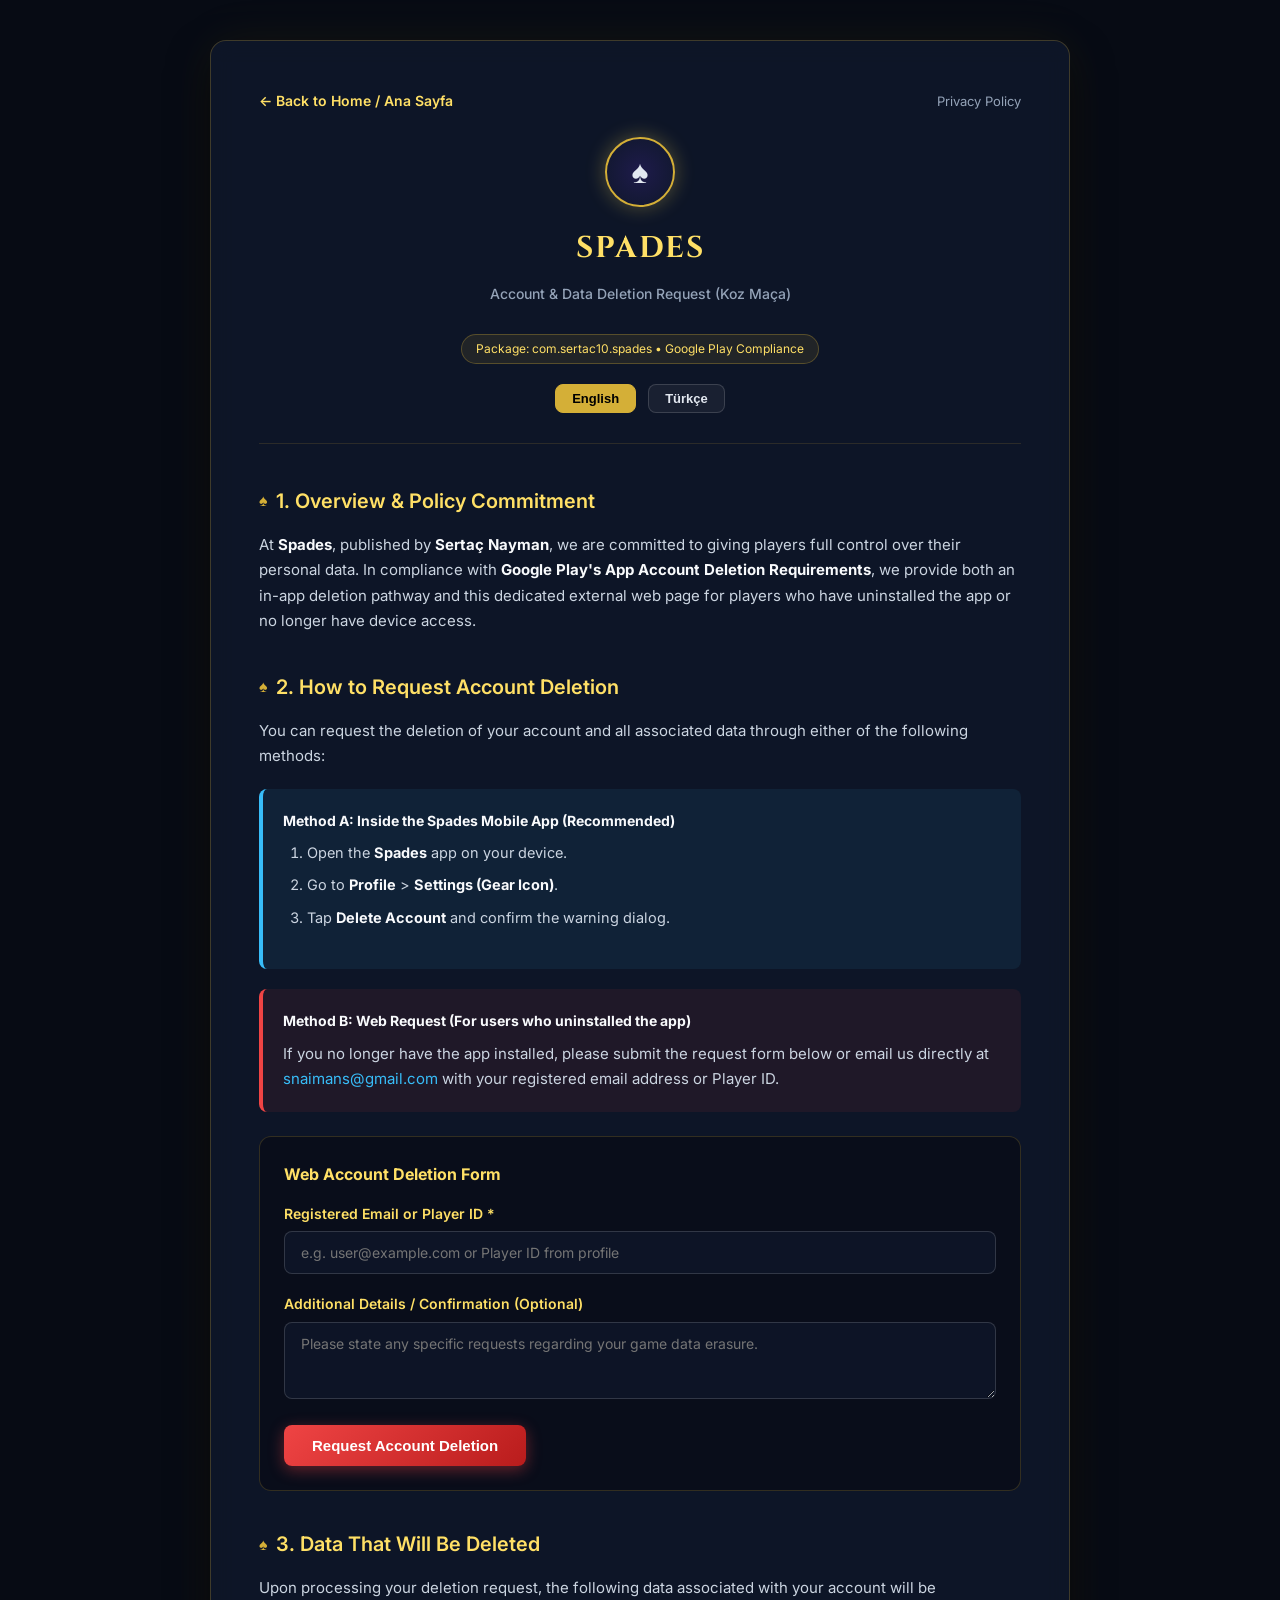
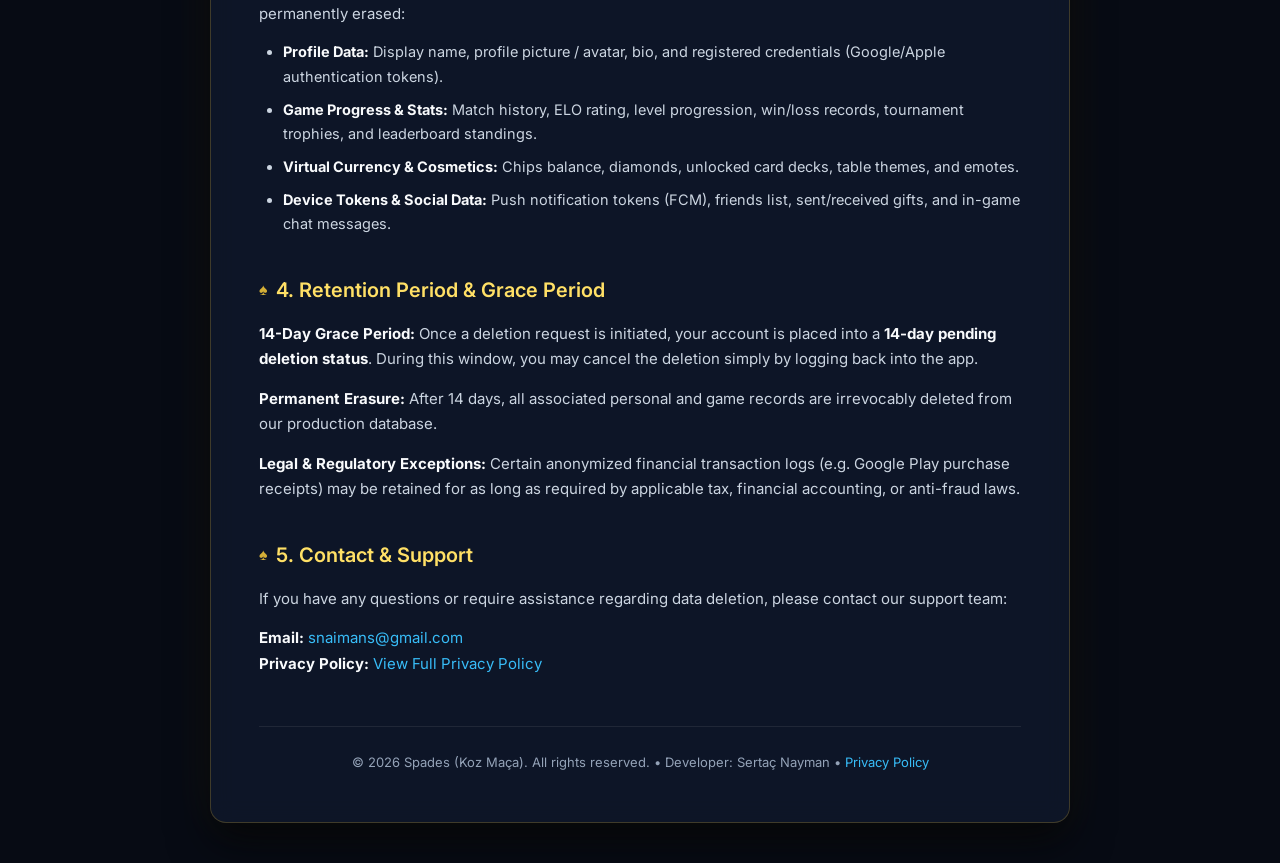
<file: delete-account.html>
<!DOCTYPE html>
<html lang="en">
<head>
  <meta charset="UTF-8">
  <meta name="viewport" content="width=device-width, initial-scale=1.0">
  <title>Account & Data Deletion - Spades (Koz Maça)</title>
  <link rel="preconnect" href="https://fonts.googleapis.com">
  <link rel="preconnect" href="https://fonts.gstatic.com" crossorigin>
  <link href="https://fonts.googleapis.com/css2?family=Cinzel:wght@700&family=Inter:wght@300;400;500;600;700&display=swap" rel="stylesheet">
  <style>
    :root {
      --bg-dark: #070B14;
      --card-bg: rgba(15, 23, 42, 0.9);
      --card-border: rgba(212, 175, 55, 0.25);
      --gold-primary: #FFE066;
      --gold-accent: #D4AF37;
      --text-main: #E2E8F0;
      --text-muted: #94A3B8;
      --link-color: #38BDF8;
      --danger-color: #EF4444;
      --success-color: #10B981;
    }

    * {
      box-sizing: border-box;
      margin: 0;
      padding: 0;
    }

    body {
      background-color: var(--bg-dark);
      color: var(--text-main);
      font-family: 'Inter', -apple-system, BlinkMacSystemFont, 'Segoe UI', Roboto, sans-serif;
      line-height: 1.7;
      padding: 40px 20px;
    }

    .container {
      max-width: 860px;
      margin: 0 auto;
      background: var(--card-bg);
      border: 1px solid var(--card-border);
      border-radius: 16px;
      padding: 48px;
      box-shadow: 0 20px 40px rgba(0, 0, 0, 0.6), 0 0 50px rgba(212, 175, 55, 0.08);
      backdrop-filter: blur(12px);
    }

    .header {
      text-align: center;
      margin-bottom: 40px;
      border-bottom: 1px solid rgba(212, 175, 55, 0.15);
      padding-bottom: 30px;
    }

    .logo-badge {
      display: inline-flex;
      align-items: center;
      justify-content: center;
      width: 70px;
      height: 70px;
      border-radius: 50%;
      background: radial-gradient(circle, #1E1B4B 0%, #0F172A 100%);
      border: 2px solid var(--gold-accent);
      font-size: 32px;
      margin-bottom: 16px;
      box-shadow: 0 0 20px rgba(255, 224, 102, 0.3);
    }

    .title {
      font-family: 'Cinzel', serif;
      font-size: 30px;
      color: var(--gold-primary);
      letter-spacing: 2px;
      margin-bottom: 8px;
    }

    .subtitle {
      color: var(--text-muted);
      font-size: 14px;
      font-weight: 500;
    }

    .meta-badge {
      display: inline-block;
      margin-top: 14px;
      padding: 4px 14px;
      background: rgba(212, 175, 55, 0.1);
      border: 1px solid rgba(212, 175, 55, 0.3);
      border-radius: 20px;
      font-size: 12px;
      color: var(--gold-primary);
    }

    .lang-switcher {
      display: flex;
      justify-content: center;
      gap: 12px;
      margin-top: 20px;
    }

    .lang-btn {
      background: rgba(255, 255, 255, 0.05);
      border: 1px solid rgba(255, 255, 255, 0.15);
      color: var(--text-main);
      padding: 6px 16px;
      border-radius: 8px;
      cursor: pointer;
      font-size: 13px;
      font-weight: 600;
      transition: all 0.2s ease;
    }

    .lang-btn.active, .lang-btn:hover {
      background: var(--gold-accent);
      color: #000;
      border-color: var(--gold-accent);
    }

    h2 {
      color: var(--gold-primary);
      font-size: 20px;
      font-weight: 600;
      margin-top: 36px;
      margin-bottom: 14px;
      display: flex;
      align-items: center;
      gap: 8px;
    }

    h2::before {
      content: '♠';
      color: var(--gold-accent);
      font-size: 16px;
    }

    p {
      margin-bottom: 14px;
      color: #CBD5E1;
      font-size: 15px;
    }

    ul, ol {
      margin-left: 24px;
      margin-bottom: 18px;
      color: #CBD5E1;
    }

    li {
      margin-bottom: 8px;
      font-size: 14.5px;
    }

    strong {
      color: #F8FAFC;
    }

    .delete-box {
      background: rgba(239, 68, 68, 0.08);
      border-left: 4px solid var(--danger-color);
      padding: 20px;
      border-radius: 8px;
      margin: 20px 0;
      font-size: 14px;
    }

    .info-box {
      background: rgba(56, 189, 248, 0.08);
      border-left: 4px solid var(--link-color);
      padding: 20px;
      border-radius: 8px;
      margin: 20px 0;
      font-size: 14px;
    }

    .form-container {
      background: rgba(0, 0, 0, 0.3);
      border: 1px solid rgba(212, 175, 55, 0.2);
      border-radius: 12px;
      padding: 24px;
      margin: 24px 0;
    }

    .form-group {
      margin-bottom: 18px;
    }

    .form-group label {
      display: block;
      font-size: 14px;
      font-weight: 600;
      color: var(--gold-primary);
      margin-bottom: 6px;
    }

    .form-group input, .form-group textarea {
      width: 100%;
      background: rgba(15, 23, 42, 0.8);
      border: 1px solid rgba(255, 255, 255, 0.15);
      border-radius: 8px;
      padding: 12px 16px;
      color: #FFF;
      font-size: 14px;
      font-family: inherit;
      outline: none;
      transition: border-color 0.2s;
    }

    .form-group input:focus, .form-group textarea:focus {
      border-color: var(--gold-accent);
    }

    .btn-submit {
      background: linear-gradient(135deg, #EF4444 0%, #B91C1C 100%);
      color: #FFF;
      border: none;
      padding: 12px 28px;
      border-radius: 8px;
      font-size: 15px;
      font-weight: 600;
      cursor: pointer;
      display: inline-flex;
      align-items: center;
      gap: 8px;
      box-shadow: 0 4px 15px rgba(239, 68, 68, 0.4);
      transition: transform 0.15s, opacity 0.15s;
    }

    .btn-submit:hover {
      opacity: 0.9;
      transform: translateY(-1px);
    }

    .status-msg {
      display: none;
      margin-top: 16px;
      padding: 14px;
      border-radius: 8px;
      font-size: 14px;
    }

    .status-msg.success {
      background: rgba(16, 185, 129, 0.12);
      border: 1px solid var(--success-color);
      color: #A7F3D0;
    }

    a {
      color: var(--link-color);
      text-decoration: none;
    }

    a:hover {
      text-decoration: underline;
    }

    .footer {
      text-align: center;
      margin-top: 50px;
      padding-top: 24px;
      border-top: 1px solid rgba(255, 255, 255, 0.08);
      font-size: 13px;
      color: var(--text-muted);
    }

    .lang-section {
      display: none;
    }

    .lang-section.active {
      display: block;
    }

    @media (max-width: 640px) {
      body {
        padding: 16px 10px;
      }
      .container {
        padding: 24px 18px;
      }
      .title {
        font-size: 22px;
      }
    }
  </style>
</head>
<body>

  <div class="container">
    <div style="margin-bottom: 24px; display: flex; justify-content: space-between; align-items: center;">
      <a href="/" style="color: #FFE066; text-decoration: none; font-weight: 600; display: inline-flex; align-items: center; gap: 6px; font-size: 14px;">← Back to Home / Ana Sayfa</a>
      <a href="privacy.html" style="color: #94A3B8; text-decoration: none; font-size: 13px;">Privacy Policy</a>
    </div>
    
    <div class="header">
      <div class="logo-badge">♠</div>
      <h1 class="title">SPADES</h1>
      <p class="subtitle">Account & Data Deletion Request (Koz Maça)</p>
      <div class="meta-badge">Package: com.sertac10.spades &bull; Google Play Compliance</div>

      <div class="lang-switcher">
        <button class="lang-btn active" id="btn-en" onclick="switchLang('en')">English</button>
        <button class="lang-btn" id="btn-tr" onclick="switchLang('tr')">Türkçe</button>
      </div>
    </div>

    <!-- ENGLISH VERSION -->
    <div id="lang-en" class="lang-section active">
      
      <h2>1. Overview & Policy Commitment</h2>
      <p>
        At <strong>Spades</strong>, published by <strong>Sertaç Nayman</strong>, we are committed to giving players full control over their personal data. In compliance with <strong>Google Play's App Account Deletion Requirements</strong>, we provide both an in-app deletion pathway and this dedicated external web page for players who have uninstalled the app or no longer have device access.
      </p>

      <h2>2. How to Request Account Deletion</h2>
      <p>You can request the deletion of your account and all associated data through either of the following methods:</p>

      <div class="info-box">
        <strong>Method A: Inside the Spades Mobile App (Recommended)</strong>
        <ol style="margin-top: 8px;">
          <li>Open the <strong>Spades</strong> app on your device.</li>
          <li>Go to <strong>Profile</strong> &gt; <strong>Settings (Gear Icon)</strong>.</li>
          <li>Tap <strong>Delete Account</strong> and confirm the warning dialog.</li>
        </ol>
      </div>

      <div class="delete-box">
        <strong>Method B: Web Request (For users who uninstalled the app)</strong>
        <p style="margin-top: 8px; margin-bottom: 0;">
          If you no longer have the app installed, please submit the request form below or email us directly at 
          <a href="mailto:snaimans@gmail.com?subject=Account%20Deletion%20Request%20-%20Spades">snaimans@gmail.com</a> 
          with your registered email address or Player ID.
        </p>
      </div>

      <div class="form-container">
        <h3 style="color: var(--gold-primary); font-size: 16px; margin-bottom: 14px;">Web Account Deletion Form</h3>
        <form id="deletion-form-en" onsubmit="handleFormSubmit(event, 'en')">
          <div class="form-group">
            <label for="email-en">Registered Email or Player ID *</label>
            <input type="text" id="email-en" placeholder="e.g. user@example.com or Player ID from profile" required>
          </div>
          <div class="form-group">
            <label for="notes-en">Additional Details / Confirmation (Optional)</label>
            <textarea id="notes-en" rows="3" placeholder="Please state any specific requests regarding your game data erasure."></textarea>
          </div>
          <button type="submit" class="btn-submit">
            <span>Request Account Deletion</span>
          </button>
        </form>
        <div id="status-en" class="status-msg"></div>
      </div>

      <h2>3. Data That Will Be Deleted</h2>
      <p>Upon processing your deletion request, the following data associated with your account will be permanently erased:</p>
      <ul>
        <li><strong>Profile Data:</strong> Display name, profile picture / avatar, bio, and registered credentials (Google/Apple authentication tokens).</li>
        <li><strong>Game Progress & Stats:</strong> Match history, ELO rating, level progression, win/loss records, tournament trophies, and leaderboard standings.</li>
        <li><strong>Virtual Currency & Cosmetics:</strong> Chips balance, diamonds, unlocked card decks, table themes, and emotes.</li>
        <li><strong>Device Tokens & Social Data:</strong> Push notification tokens (FCM), friends list, sent/received gifts, and in-game chat messages.</li>
      </ul>

      <h2>4. Retention Period & Grace Period</h2>
      <p>
        <strong>14-Day Grace Period:</strong> Once a deletion request is initiated, your account is placed into a <strong>14-day pending deletion status</strong>. During this window, you may cancel the deletion simply by logging back into the app.
      </p>
      <p>
        <strong>Permanent Erasure:</strong> After 14 days, all associated personal and game records are irrevocably deleted from our production database.
      </p>
      <p>
        <strong>Legal & Regulatory Exceptions:</strong> Certain anonymized financial transaction logs (e.g. Google Play purchase receipts) may be retained for as long as required by applicable tax, financial accounting, or anti-fraud laws.
      </p>

      <h2>5. Contact & Support</h2>
      <p>
        If you have any questions or require assistance regarding data deletion, please contact our support team:
      </p>
      <p>
        <strong>Email:</strong> <a href="mailto:snaimans@gmail.com">snaimans@gmail.com</a><br>
        <strong>Privacy Policy:</strong> <a href="privacy.html">View Full Privacy Policy</a>
      </p>

    </div>

    <!-- TURKISH VERSION -->
    <div id="lang-tr" class="lang-section">
      
      <h2>1. Genel Bakış ve Politika Taahhüdü</h2>
      <p>
        <strong>Sertaç Nayman</strong> tarafından yayınlanan <strong>Spades (Koz Maça)</strong> oyununda oyuncularımızın verilerini ve gizlilik haklarını korumak en yüksek önceliğimizdir. <strong>Google Play Hesap Silme Politikası</strong> gereğince, hem uygulama içi kolay bir silme mekanizması hem de uygulamayı cihazından kaldırmış oyuncularımız için bu harici web sayfası sunulmaktadır.
      </p>

      <h2>2. Hesabınızı Nasıl Silebilirsiniz?</h2>
      <p>Hesabınızın ve tüm verilerinizin silinmesini aşağıdaki iki yöntemden biriyle talep edebilirsiniz:</p>

      <div class="info-box">
        <strong>Yöntem A: Spades Mobil Uygulaması İçinden (Önerilen)</strong>
        <ol style="margin-top: 8px;">
          <li>Cihazınızdaki <strong>Spades</strong> uygulamasını açın.</li>
          <li><strong>Profil</strong> &gt; <strong>Ayarlar (Dişli Çark)</strong> menüsüne gidin.</li>
          <li><strong>Hesabımı Sil</strong> butonuna dokunun ve onay penceresini kabul edin.</li>
        </ol>
      </div>

      <div class="delete-box">
        <strong>Yöntem B: Web Üzerinden Talep (Uygulamayı Kaldıranlar İçin)</strong>
        <p style="margin-top: 8px; margin-bottom: 0;">
          Uygulama artık telefonunuzda yüklü değilse, aşağıdaki formu doldurabilir veya doğrudan 
          <a href="mailto:snaimans@gmail.com?subject=Hesap%20Silme%20Talebi%20-%20Spades">snaimans@gmail.com</a> 
          adresine kayıtlı e-postanız veya Oyuncu ID bilginizle e-posta gönderebilirsiniz.
        </p>
      </div>

      <div class="form-container">
        <h3 style="color: var(--gold-primary); font-size: 16px; margin-bottom: 14px;">Web Hesap Silme Talep Formu</h3>
        <form id="deletion-form-tr" onsubmit="handleFormSubmit(event, 'tr')">
          <div class="form-group">
            <label for="email-tr">Kayıtlı E-posta veya Oyuncu Kimliği (ID) *</label>
            <input type="text" id="email-tr" placeholder="örn. kullanici@example.com veya profil ID'niz" required>
          </div>
          <div class="form-group">
            <label for="notes-tr">Ek Açıklama / Talep Notu (İsteğe Bağlı)</label>
            <textarea id="notes-tr" rows="3" placeholder="Veri silme talebinizle ilgili belirtmek istediğiniz ek bir husus varsa yazabilirsiniz."></textarea>
          </div>
          <button type="submit" class="btn-submit">
            <span>Hesap Silme Talebini İlet</span>
          </button>
        </form>
        <div id="status-tr" class="status-msg"></div>
      </div>

      <h2>3. Hangi Veriler Silinir?</h2>
      <p>Silme işleminiz tamamlandığında hesabınıza ait aşağıdaki tüm veriler kalıcı olarak yok edilir:</p>
      <ul>
        <li><strong>Profil Bilgileri:</strong> Görünen kullanıcı adı, avatar / profil fotoğrafı, biyografi ve Google/Apple kimlik ilişkilendirmeleri.</li>
        <li><strong>Oyun İlerlemesi ve İstatistikler:</strong> Maç geçmişi, ELO puanı, seviye, kazanma/kaybetme sayıları, turnuva dereceleri ve liderlik tablosu kayıtları.</li>
        <li><strong>Sanal Varlıklar:</strong> Çip bakiyesi, elmaslar, kilit açılmış deste ve masa temaları, ifadeler.</li>
        <li><strong>Cihaz ve Sosyal Veriler:</strong> FCM anlık bildirim belirteçleri, arkadaş listeleri ve oyun içi mesajlaşmalar.</li>
      </ul>

      <h2>4. Bekleme Süresi ve Kalıcı Silme (14 Gün)</h2>
      <p>
        <strong>14 Günlük Grace Period:</strong> Silme talebi oluşturulduğunda hesabınız <strong>14 gün süreyle silinme öncesi bekleme durumuna</strong> alınır. Yanlışlıkla yapılan talepleri önlemek amacıyla bu 14 gün içinde uygulamaya tekrar giriş yaparsanız silme işlemi iptal edilir.
      </p>
      <p>
        <strong>Kalıcı Silme:</strong> 14 günlük sürenin sonunda veritabanındaki tüm ilişkili kayıtlar geri döndürülemez şekilde kalıcı olarak silinir.
      </p>
      <p>
        <strong>Yasal İstisnalar:</strong> Vergi, finansal denetim veya dolandırıcılıkla mücadele mevzuatları kapsamında saklanması kanunen zorunlu tutulan satın alma işlem kayıtları (Google Play dekontları) yasal süre boyunca arşivlenebilir.
      </p>

      <h2>5. İletişim & Destek</h2>
      <p>
        Veri silme sürecinizle ilgili her türlü soru ve talebiniz için destek ekibimize ulaşabilirsiniz:
      </p>
      <p>
        <strong>E-posta:</strong> <a href="mailto:snaimans@gmail.com">snaimans@gmail.com</a><br>
        <strong>Gizlilik Politikası:</strong> <a href="privacy.html">Gizlilik Politikasını Görüntüle</a>
      </p>

    </div>

    <div class="footer">
      &copy; 2026 Spades (Koz Maça). All rights reserved. &bull; Developer: Sertaç Nayman &bull; 
      <a href="privacy.html">Privacy Policy</a>
    </div>

  </div>

  <script>
    function switchLang(lang) {
      document.querySelectorAll('.lang-section').forEach(el => el.classList.remove('active'));
      document.querySelectorAll('.lang-btn').forEach(el => el.classList.remove('active'));
      
      const targetSection = document.getElementById('lang-' + lang);
      const targetBtn = document.getElementById('btn-' + lang);
      if (targetSection) targetSection.classList.add('active');
      if (targetBtn) targetBtn.classList.add('active');
    }

    function handleFormSubmit(e, lang) {
      e.preventDefault();
      const identifier = document.getElementById('email-' + lang).value.trim();
      const notes = document.getElementById('notes-' + lang).value.trim();
      const statusBox = document.getElementById('status-' + lang);

      const subject = encodeURIComponent(lang === 'tr' 
        ? 'Hesap Silme Talebi - Spades (' + identifier + ')' 
        : 'Account Deletion Request - Spades (' + identifier + ')');
      
      const body = encodeURIComponent(lang === 'tr'
        ? `Merhaba Spades Destek Ekibi,\n\nAşağıdaki hesap için tüm verilerin ve hesabın silinmesini talep ediyorum:\nHesap Bilgisi: ${identifier}\nNotlar: ${notes || 'Yok'}\n\nTeşekkürler.`
        : `Hello Spades Support Team,\n\nI hereby request the permanent deletion of my account and all associated data:\nAccount Identifier: ${identifier}\nAdditional Notes: ${notes || 'None'}\n\nThank you.`);

      const mailtoUrl = `mailto:snaimans@gmail.com?subject=${subject}&body=${body}`;
      
      statusBox.className = 'status-msg success';
      statusBox.style.display = 'block';

      if (lang === 'tr') {
        statusBox.innerHTML = `<strong>Talebiniz Hazırlandı!</strong><br>
        E-posta istemciniz açılmadıysa lütfen talebinizi şu adrese iletin: <a href="${mailtoUrl}"><strong>snaimans@gmail.com</strong></a><br>
        Talebiniz alındıktan sonra 14 günlük bekleme sürecinin ardından hesabınız ve ilişkili tüm verileriniz kalıcı olarak silinecektir.`;
      } else {
        statusBox.innerHTML = `<strong>Request Prepared!</strong><br>
        If your email client did not automatically open, please send your request directly to: <a href="${mailtoUrl}"><strong>snaimans@gmail.com</strong></a><br>
        Upon receipt, your account will enter the 14-day grace period and then be permanently purged.`;
      }

      window.location.href = mailtoUrl;
    }
  </script>
</body>
</html>
</file>
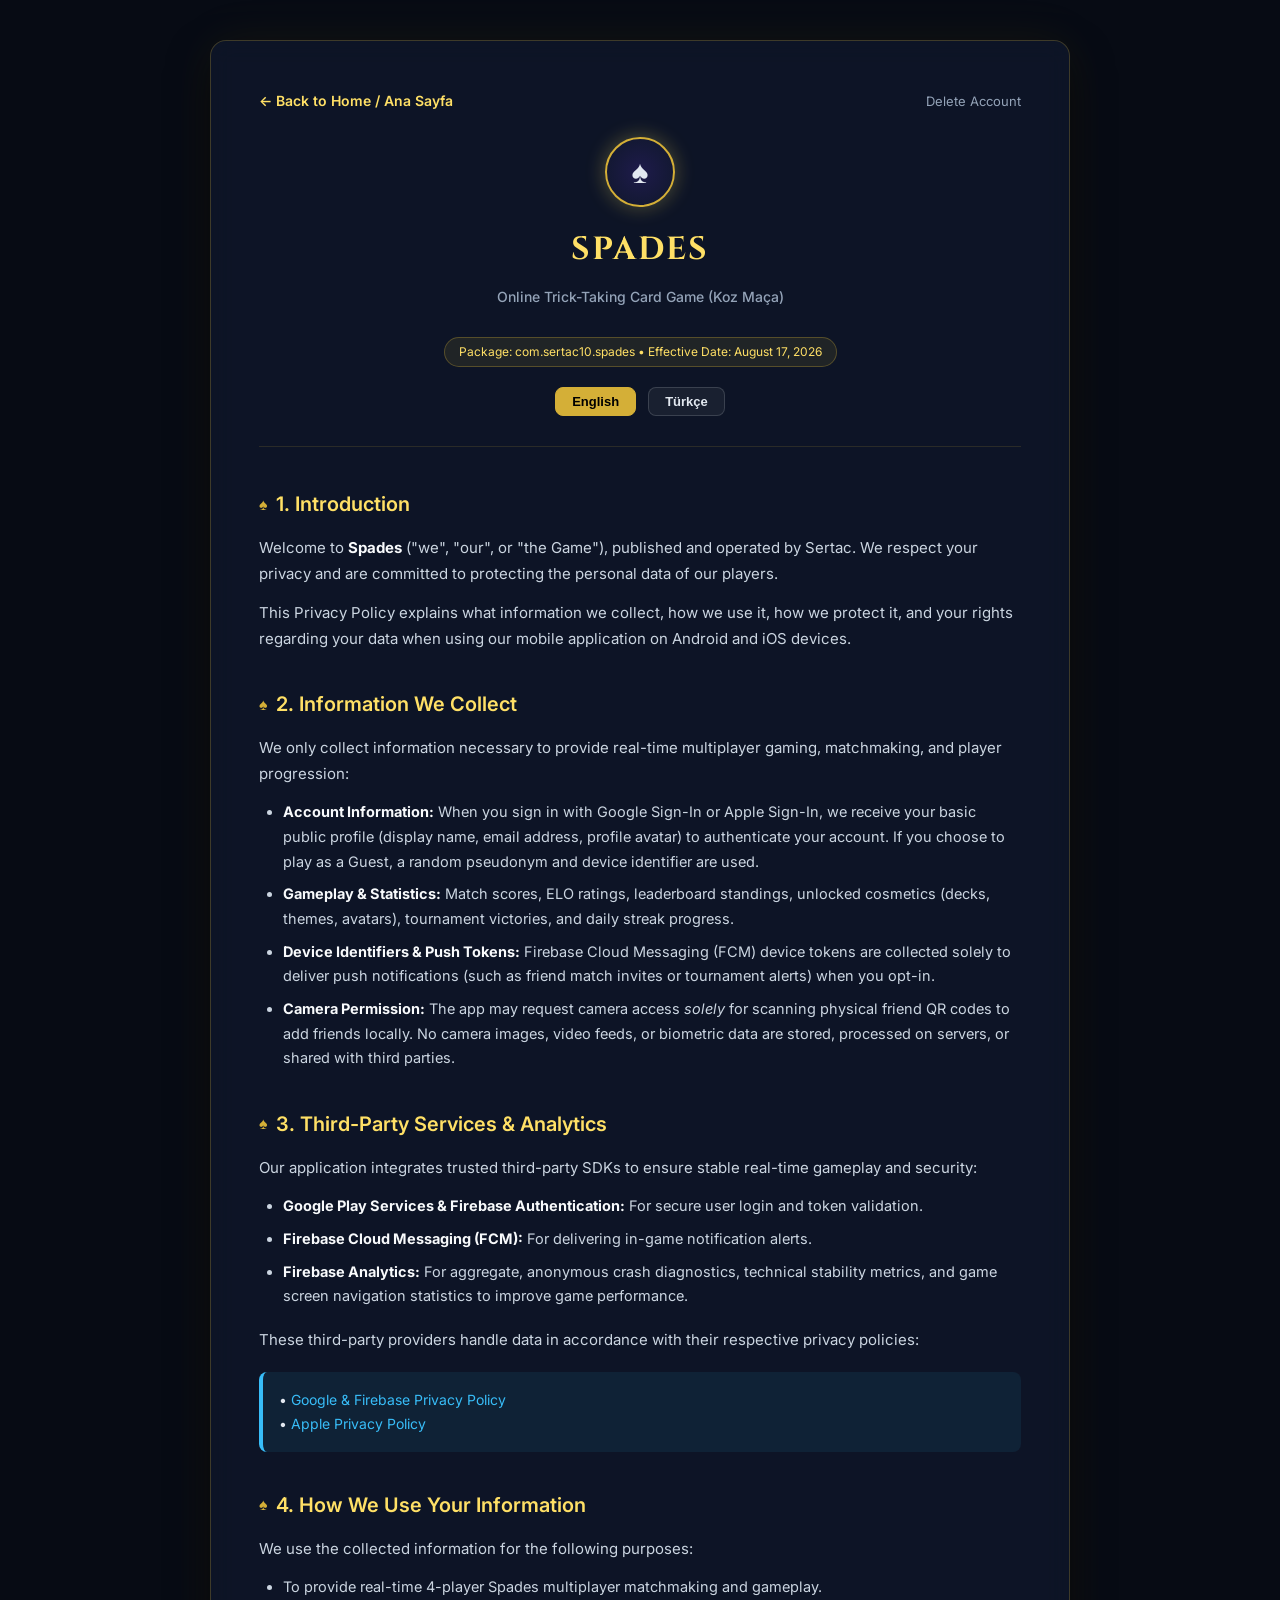
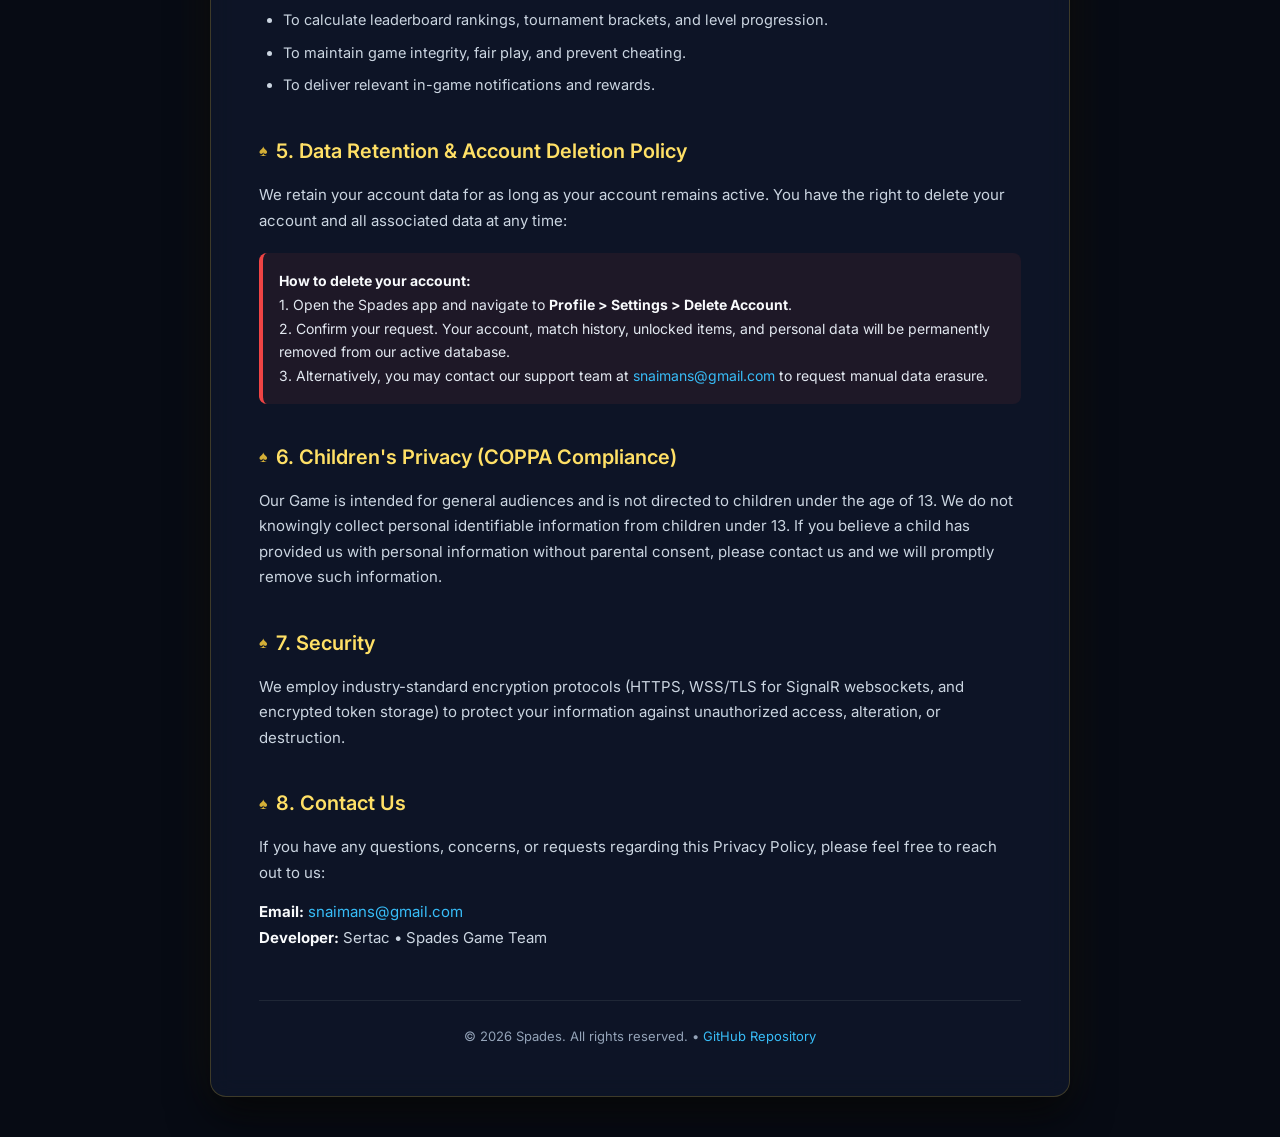
<file: privacy-policy.html>
<!DOCTYPE html>
<html lang="en">
<head>
  <meta charset="UTF-8">
  <meta name="viewport" content="width=device-width, initial-scale=1.0">
  <title>Privacy Policy - Spades Online</title>
  <link rel="preconnect" href="https://fonts.googleapis.com">
  <link rel="preconnect" href="https://fonts.gstatic.com" crossorigin>
  <link href="https://fonts.googleapis.com/css2?family=Cinzel:wght@700&family=Inter:wght@300;400;500;600;700&display=swap" rel="stylesheet">
  <style>
    :root {
      --bg-dark: #070B14;
      --card-bg: rgba(15, 23, 42, 0.85);
      --card-border: rgba(212, 175, 55, 0.25);
      --gold-primary: #FFE066;
      --gold-accent: #D4AF37;
      --text-main: #E2E8F0;
      --text-muted: #94A3B8;
      --link-color: #38BDF8;
    }

    * {
      box-sizing: border-box;
      margin: 0;
      padding: 0;
    }

    body {
      background-color: var(--bg-dark);
      color: var(--text-main);
      font-family: 'Inter', -apple-system, BlinkMacSystemFont, 'Segoe UI', Roboto, sans-serif;
      line-height: 1.7;
      padding: 40px 20px;
    }

    .container {
      max-width: 860px;
      margin: 0 auto;
      background: var(--card-bg);
      border: 1px solid var(--card-border);
      border-radius: 16px;
      padding: 48px;
      box-shadow: 0 20px 40px rgba(0, 0, 0, 0.6), 0 0 50px rgba(212, 175, 55, 0.08);
      backdrop-filter: blur(12px);
    }

    .header {
      text-align: center;
      margin-bottom: 40px;
      border-bottom: 1px solid rgba(212, 175, 55, 0.15);
      padding-bottom: 30px;
    }

    .logo-badge {
      display: inline-flex;
      align-items: center;
      justify-content: center;
      width: 70px;
      height: 70px;
      border-radius: 50%;
      background: radial-gradient(circle, #1E1B4B 0%, #0F172A 100%);
      border: 2px solid var(--gold-accent);
      font-size: 32px;
      margin-bottom: 16px;
      box-shadow: 0 0 20px rgba(255, 224, 102, 0.3);
    }

    .title {
      font-family: 'Cinzel', serif;
      font-size: 32px;
      color: var(--gold-primary);
      letter-spacing: 2px;
      margin-bottom: 8px;
    }

    .subtitle {
      color: var(--text-muted);
      font-size: 14px;
      font-weight: 500;
    }

    .meta-badge {
      display: inline-block;
      margin-top: 14px;
      padding: 4px 14px;
      background: rgba(212, 175, 55, 0.1);
      border: 1px solid rgba(212, 175, 55, 0.3);
      border-radius: 20px;
      font-size: 12px;
      color: var(--gold-primary);
    }

    .lang-switcher {
      display: flex;
      justify-content: center;
      gap: 12px;
      margin-top: 20px;
    }

    .lang-btn {
      background: rgba(255, 255, 255, 0.05);
      border: 1px solid rgba(255, 255, 255, 0.15);
      color: var(--text-main);
      padding: 6px 16px;
      border-radius: 8px;
      cursor: pointer;
      font-size: 13px;
      font-weight: 600;
      transition: all 0.2s ease;
    }

    .lang-btn.active, .lang-btn:hover {
      background: var(--gold-accent);
      color: #000;
      border-color: var(--gold-accent);
    }

    h2 {
      color: var(--gold-primary);
      font-size: 20px;
      font-weight: 600;
      margin-top: 36px;
      margin-bottom: 14px;
      display: flex;
      align-items: center;
      gap: 8px;
    }

    h2::before {
      content: '♠';
      color: var(--gold-accent);
      font-size: 16px;
    }

    p {
      margin-bottom: 14px;
      color: #CBD5E1;
      font-size: 15px;
    }

    ul {
      margin-left: 24px;
      margin-bottom: 18px;
      color: #CBD5E1;
    }

    li {
      margin-bottom: 8px;
      font-size: 14.5px;
    }

    strong {
      color: #F8FAFC;
    }

    .info-box {
      background: rgba(56, 189, 248, 0.08);
      border-left: 4px solid #38BDF8;
      padding: 16px;
      border-radius: 8px;
      margin: 20px 0;
      font-size: 14px;
    }

    .delete-box {
      background: rgba(239, 68, 68, 0.08);
      border-left: 4px solid #EF4444;
      padding: 16px;
      border-radius: 8px;
      margin: 20px 0;
      font-size: 14px;
    }

    a {
      color: var(--link-color);
      text-decoration: none;
    }

    a:hover {
      text-decoration: underline;
    }

    .footer {
      text-align: center;
      margin-top: 50px;
      padding-top: 24px;
      border-top: 1px solid rgba(255, 255, 255, 0.08);
      font-size: 13px;
      color: var(--text-muted);
    }

    .lang-section {
      display: none;
    }

    .lang-section.active {
      display: block;
    }

    @media (max-width: 640px) {
      body {
        padding: 16px 10px;
      }
      .container {
        padding: 24px 18px;
      }
      .title {
        font-size: 24px;
      }
    }
  </style>
</head>
<body>

  <div class="container">
    <div style="margin-bottom: 24px; display: flex; justify-content: space-between; align-items: center;">
      <a href="/" style="color: #FFE066; text-decoration: none; font-weight: 600; display: inline-flex; align-items: center; gap: 6px; font-size: 14px;">← Back to Home / Ana Sayfa</a>
      <a href="delete-account.html" style="color: #94A3B8; text-decoration: none; font-size: 13px;">Delete Account</a>
    </div>
    
    <div class="header">
      <div class="logo-badge">♠</div>
      <h1 class="title">SPADES</h1>
      <p class="subtitle">Online Trick-Taking Card Game (Koz Maça)</p>
      <div class="meta-badge">Package: com.sertac10.spades &bull; Effective Date: August 17, 2026</div>

      <div class="lang-switcher">
        <button class="lang-btn active" onclick="switchLang('en')">English</button>
        <button class="lang-btn" onclick="switchLang('tr')">Türkçe</button>
      </div>
    </div>

    <!-- ENGLISH VERSION -->
    <div id="lang-en" class="lang-section active">
      
      <h2>1. Introduction</h2>
      <p>
        Welcome to <strong>Spades</strong> ("we", "our", or "the Game"), published and operated by Sertac. We respect your privacy and are committed to protecting the personal data of our players.
      </p>
      <p>
        This Privacy Policy explains what information we collect, how we use it, how we protect it, and your rights regarding your data when using our mobile application on Android and iOS devices.
      </p>

      <h2>2. Information We Collect</h2>
      <p>We only collect information necessary to provide real-time multiplayer gaming, matchmaking, and player progression:</p>
      <ul>
        <li><strong>Account Information:</strong> When you sign in with Google Sign-In or Apple Sign-In, we receive your basic public profile (display name, email address, profile avatar) to authenticate your account. If you choose to play as a Guest, a random pseudonym and device identifier are used.</li>
        <li><strong>Gameplay & Statistics:</strong> Match scores, ELO ratings, leaderboard standings, unlocked cosmetics (decks, themes, avatars), tournament victories, and daily streak progress.</li>
        <li><strong>Device Identifiers & Push Tokens:</strong> Firebase Cloud Messaging (FCM) device tokens are collected solely to deliver push notifications (such as friend match invites or tournament alerts) when you opt-in.</li>
        <li><strong>Camera Permission:</strong> The app may request camera access <em>solely</em> for scanning physical friend QR codes to add friends locally. No camera images, video feeds, or biometric data are stored, processed on servers, or shared with third parties.</li>
      </ul>

      <h2>3. Third-Party Services & Analytics</h2>
      <p>Our application integrates trusted third-party SDKs to ensure stable real-time gameplay and security:</p>
      <ul>
        <li><strong>Google Play Services & Firebase Authentication:</strong> For secure user login and token validation.</li>
        <li><strong>Firebase Cloud Messaging (FCM):</strong> For delivering in-game notification alerts.</li>
        <li><strong>Firebase Analytics:</strong> For aggregate, anonymous crash diagnostics, technical stability metrics, and game screen navigation statistics to improve game performance.</li>
      </ul>
      <p>These third-party providers handle data in accordance with their respective privacy policies:</p>
      <div class="info-box">
        &bull; <a href="https://policies.google.com/privacy" target="_blank" rel="noopener noreferrer">Google & Firebase Privacy Policy</a><br>
        &bull; <a href="https://www.apple.com/legal/privacy/" target="_blank" rel="noopener noreferrer">Apple Privacy Policy</a>
      </div>

      <h2>4. How We Use Your Information</h2>
      <p>We use the collected information for the following purposes:</p>
      <ul>
        <li>To provide real-time 4-player Spades multiplayer matchmaking and gameplay.</li>
        <li>To calculate leaderboard rankings, tournament brackets, and level progression.</li>
        <li>To maintain game integrity, fair play, and prevent cheating.</li>
        <li>To deliver relevant in-game notifications and rewards.</li>
      </ul>

      <h2>5. Data Retention & Account Deletion Policy</h2>
      <p>
        We retain your account data for as long as your account remains active. You have the right to delete your account and all associated data at any time:
      </p>
      <div class="delete-box">
        <strong>How to delete your account:</strong><br>
        1. Open the Spades app and navigate to <strong>Profile &gt; Settings &gt; Delete Account</strong>.<br>
        2. Confirm your request. Your account, match history, unlocked items, and personal data will be permanently removed from our active database.<br>
        3. Alternatively, you may contact our support team at <a href="mailto:snaimans@gmail.com">snaimans@gmail.com</a> to request manual data erasure.
      </div>

      <h2>6. Children's Privacy (COPPA Compliance)</h2>
      <p>
        Our Game is intended for general audiences and is not directed to children under the age of 13. We do not knowingly collect personal identifiable information from children under 13. If you believe a child has provided us with personal information without parental consent, please contact us and we will promptly remove such information.
      </p>

      <h2>7. Security</h2>
      <p>
        We employ industry-standard encryption protocols (HTTPS, WSS/TLS for SignalR websockets, and encrypted token storage) to protect your information against unauthorized access, alteration, or destruction.
      </p>

      <h2>8. Contact Us</h2>
      <p>
        If you have any questions, concerns, or requests regarding this Privacy Policy, please feel free to reach out to us:
      </p>
      <p>
        <strong>Email:</strong> <a href="mailto:snaimans@gmail.com">snaimans@gmail.com</a><br>
        <strong>Developer:</strong> Sertac &bull; Spades Game Team
      </p>

    </div>

    <!-- TURKISH VERSION -->
    <div id="lang-tr" class="lang-section">
      
      <h2>1. Giriş</h2>
      <p>
        Sertac tarafından geliştirilen ve yayınlanan <strong>Spades (Koz Maça)</strong> oyununa hoş geldiniz. Gizliliğinize büyük önem veriyor ve oyuncularımızın kişisel verilerini korumayı taahhüt ediyoruz.
      </p>
      <p>
        Bu Gizlilik Politikası, Android ve iOS cihazlarınızda uygulamamızı kullanırken hangi bilgilerin toplandığını, nasıl kullanıldığını ve verileriniz üzerindeki haklarınızı açıklar.
      </p>

      <h2>2. Toplanan Bilgiler</h2>
      <p>Yalnızca gerçek zamanlı çok oyunculu oyun deneyimi, eşleştirme ve ilerleme takibi için gerekli olan bilgileri topluyoruz:</p>
      <ul>
        <li><strong>Hesap Bilgileri:</strong> Google Sign-In veya Apple Sign-In ile giriş yaptığınızda, hesabınızı doğrulamak için temel profil bilgileriniz (görünen isim, e-posta adresi, avatar) alınır. Misafir olarak oynarsanız rastgele bir kullanıcı adı ve cihaz kimliği kullanılır.</li>
        <li><strong>Oyun İçi İstatistikler:</strong> Maç skorları, ELO puanları, liderlik tablosu dereceleri, kilit açılan kozmetikler (desteler, temalar), turnuva kupaları ve günlük giriş serileri.</li>
        <li><strong>Cihaz Kimlikleri ve Bildirim Jetonları:</strong> Firebase Cloud Messaging (FCM) cihaz belirteçleri, yalnızca arkadaş daveti veya turnuva uyarıları gibi anlık bildirimleri iletmek için kullanılır.</li>
        <li><strong>Kamera İzni:</strong> Uygulama, <em>yalnızca</em> fiziksel arkadaş QR kodlarını taramak amacıyla kamera erişimi talep eder. Kamera görüntüleri, videolar veya biyometrik veriler sunucularda saklanmaz ve üçüncü taraflarla paylaşılmaz.</li>
      </ul>

      <h2>3. Üçüncü Taraf Hizmetleri ve Analitik</h2>
      <p>Oyunumuz, güvenli ve kesintisiz bir deneyim sunmak amacıyla aşağıdaki güvenilir SDK'ları kullanır:</p>
      <ul>
        <li><strong>Google Play Hizmetleri & Firebase Authentication:</strong> Güvenli kullanıcı kimlik doğrulaması için.</li>
        <li><strong>Firebase Cloud Messaging (FCM):</strong> Oyun içi bildirim gönderimleri için.</li>
        <li><strong>Firebase Analytics:</strong> Oyun performansını iyileştirmek, kilitlenmeleri önlemek ve anonim ekran gezinti istatistiklerini izlemek için.</li>
      </ul>

      <h2>4. Bilgilerin Kullanım Amaçları</h2>
      <p>Toplanan veriler aşağıdaki amaçlar doğrultusunda işlenir:</p>
      <ul>
        <li>Gerçek zamanlı 4 kişilik Koz Maça eşleştirmesi ve oyun oynanışı sağlamak.</li>
        <li>Liderlik tablosu sıralamalarını ve turnuva eşleşmelerini yönetmek.</li>
        <li>Oyun güvenliğini ve adil oyun (fair play) ortamını korumak.</li>
        <li>Ödülleri ve bildirimleri eksiksiz teslim etmek.</li>
      </ul>

      <h2>5. Veri Saklama ve Hesap Silme Politikası</h2>
      <p>
        Verileriniz hesabınız aktif olduğu sürece saklanır. Dilediğiniz zaman hesabınızı ve tüm verilerinizi tamamen silme hakkına sahipsiniz:
      </p>
      <div class="delete-box">
        <strong>Hesabınızı nasıl silebilirsiniz:</strong><br>
        1. Spades uygulamasını açın ve <strong>Profil &gt; Ayarlar &gt; Hesabımı Sil</strong> seçeneğine tıklayın.<br>
        2. Onay verdiğinizde hesabınız, maç geçmişiniz ve tüm kişisel verileriniz veri tabanımızdan kalıcı olarak silinir.<br>
        3. Dilerseniz <a href="mailto:snaimans@gmail.com">snaimans@gmail.com</a> adresine e-posta göndererek de verilerinizin silinmesini talep edebilirsiniz.
      </div>

      <h2>6. Çocukların Gizliliği (COPPA)</h2>
      <p>
        Oyunumuz 13 yaşın altındaki çocuklara yönelik olarak tasarlanmamıştır. 13 yaş altındaki bireylerden bilerek kişisel bilgi toplamıyoruz. Bir çocuğun ebeveyn izni olmadan bilgi sağladığını fark ederseniz lütfen bizimle iletişime geçin.
      </p>

      <h2>7. Güvenlik</h2>
      <p>
        Verilerinizin güvenliğini sağlamak için endüstri standardı şifreleme protokolleri (HTTPS, SignalR WSS/TLS ve güvenli depolama) kullanılmaktadır.
      </p>

      <h2>8. İletişim</h2>
      <p>
        Gizlilik politikamızla ilgili tüm soru ve talepleriniz için bize ulaşabilirsiniz:
      </p>
      <p>
        <strong>E-posta:</strong> <a href="mailto:snaimans@gmail.com">snaimans@gmail.com</a><br>
        <strong>Geliştirici:</strong> Sertac &bull; Spades Ekibi
      </p>

    </div>

    <div class="footer">
      &copy; 2026 Spades. All rights reserved. &bull; <a href="https://github.com/Sertac10/spades-game" target="_blank" rel="noopener noreferrer">GitHub Repository</a>
    </div>

  </div>

  <script>
    function switchLang(lang) {
      document.querySelectorAll('.lang-section').forEach(el => el.classList.remove('active'));
      document.querySelectorAll('.lang-btn').forEach(el => el.classList.remove('active'));
      
      const targetSection = document.getElementById('lang-' + lang);
      if (targetSection) targetSection.classList.add('active');
      
      event.target.classList.add('active');
    }
  </script>
</body>
</html>
</file>
